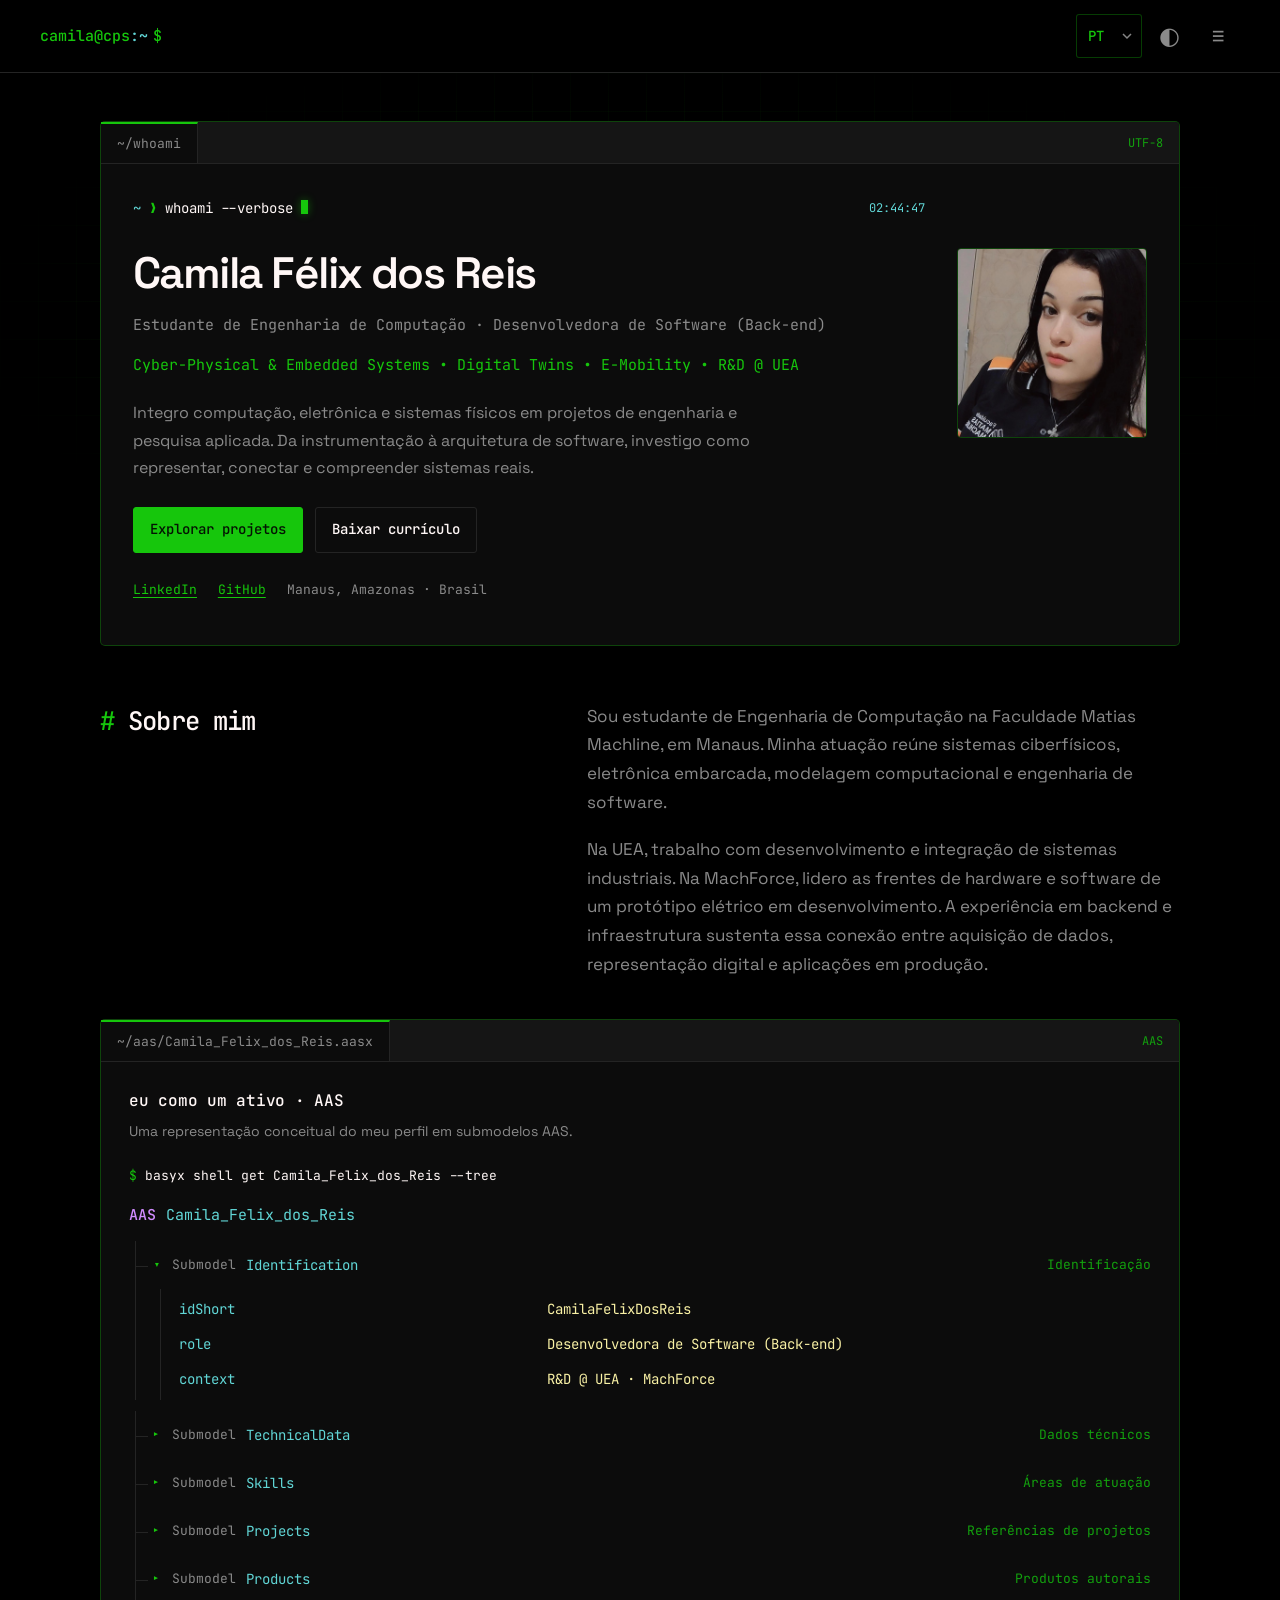
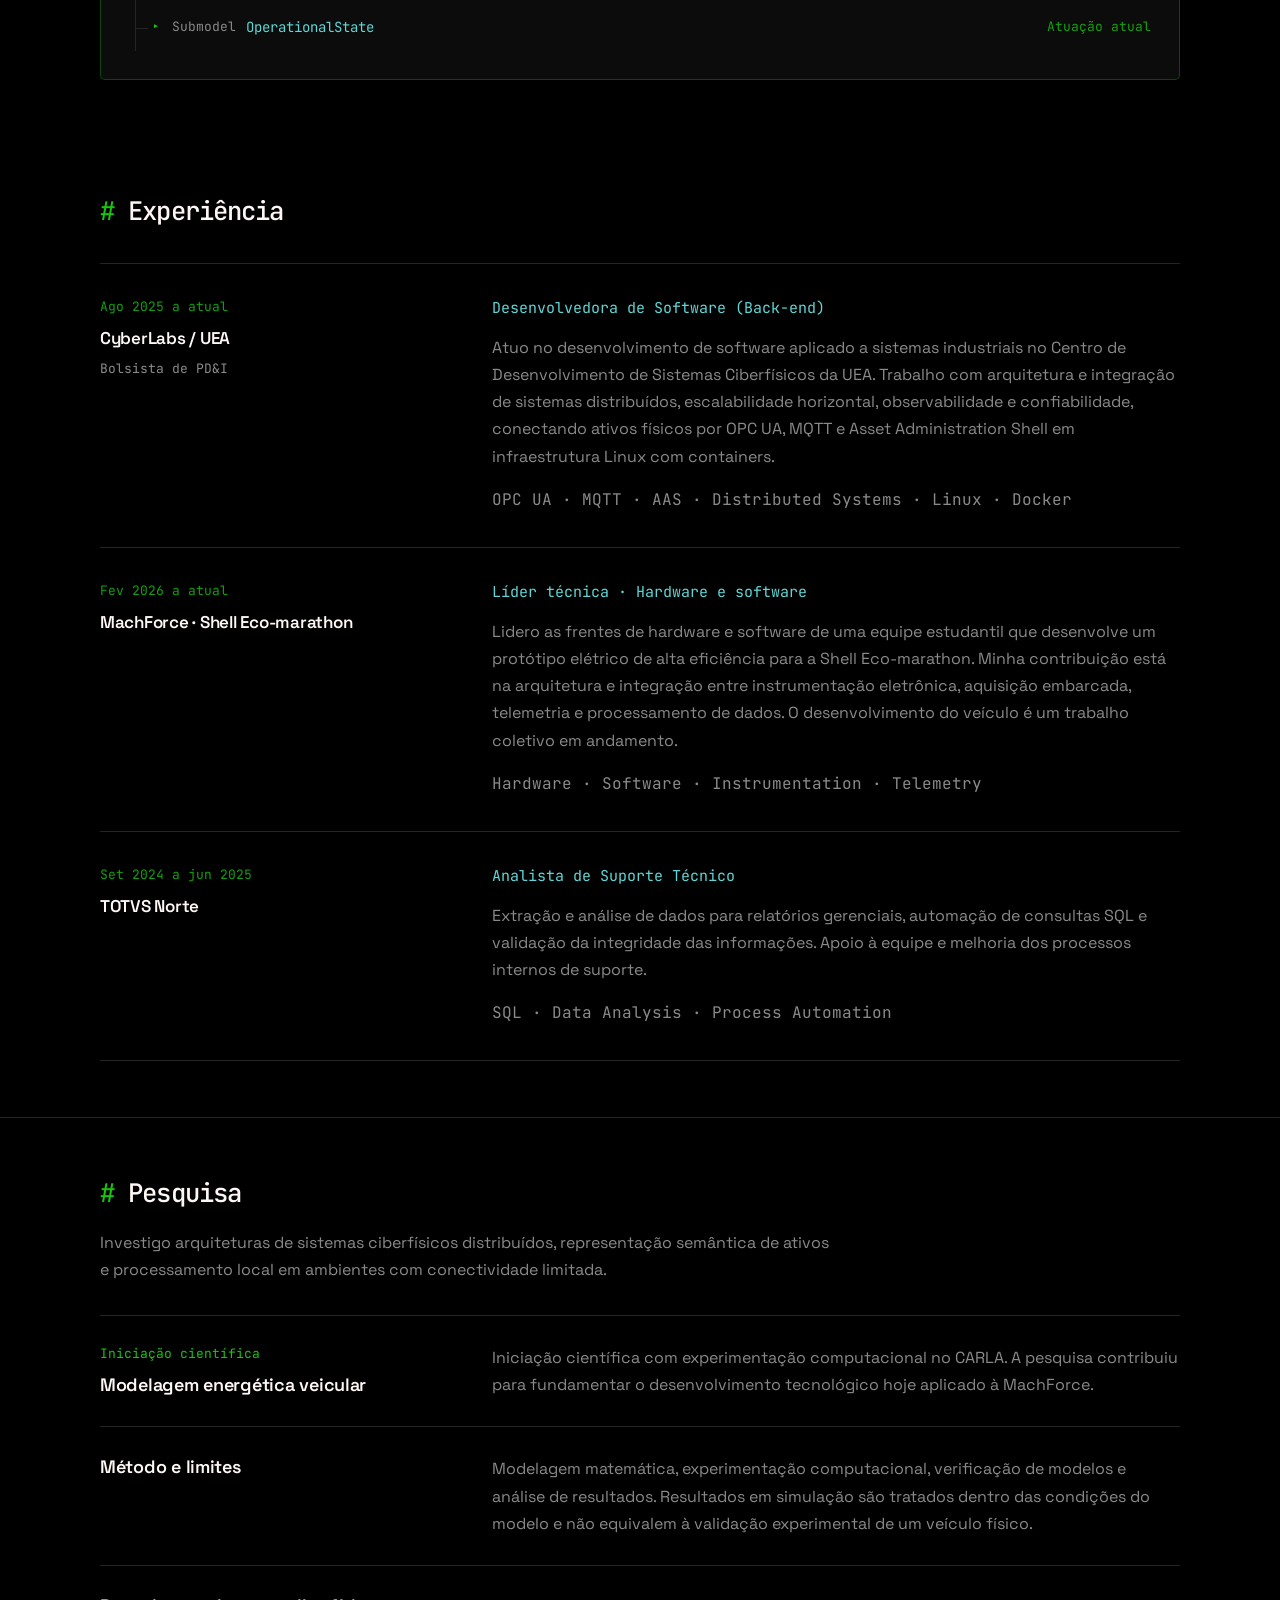
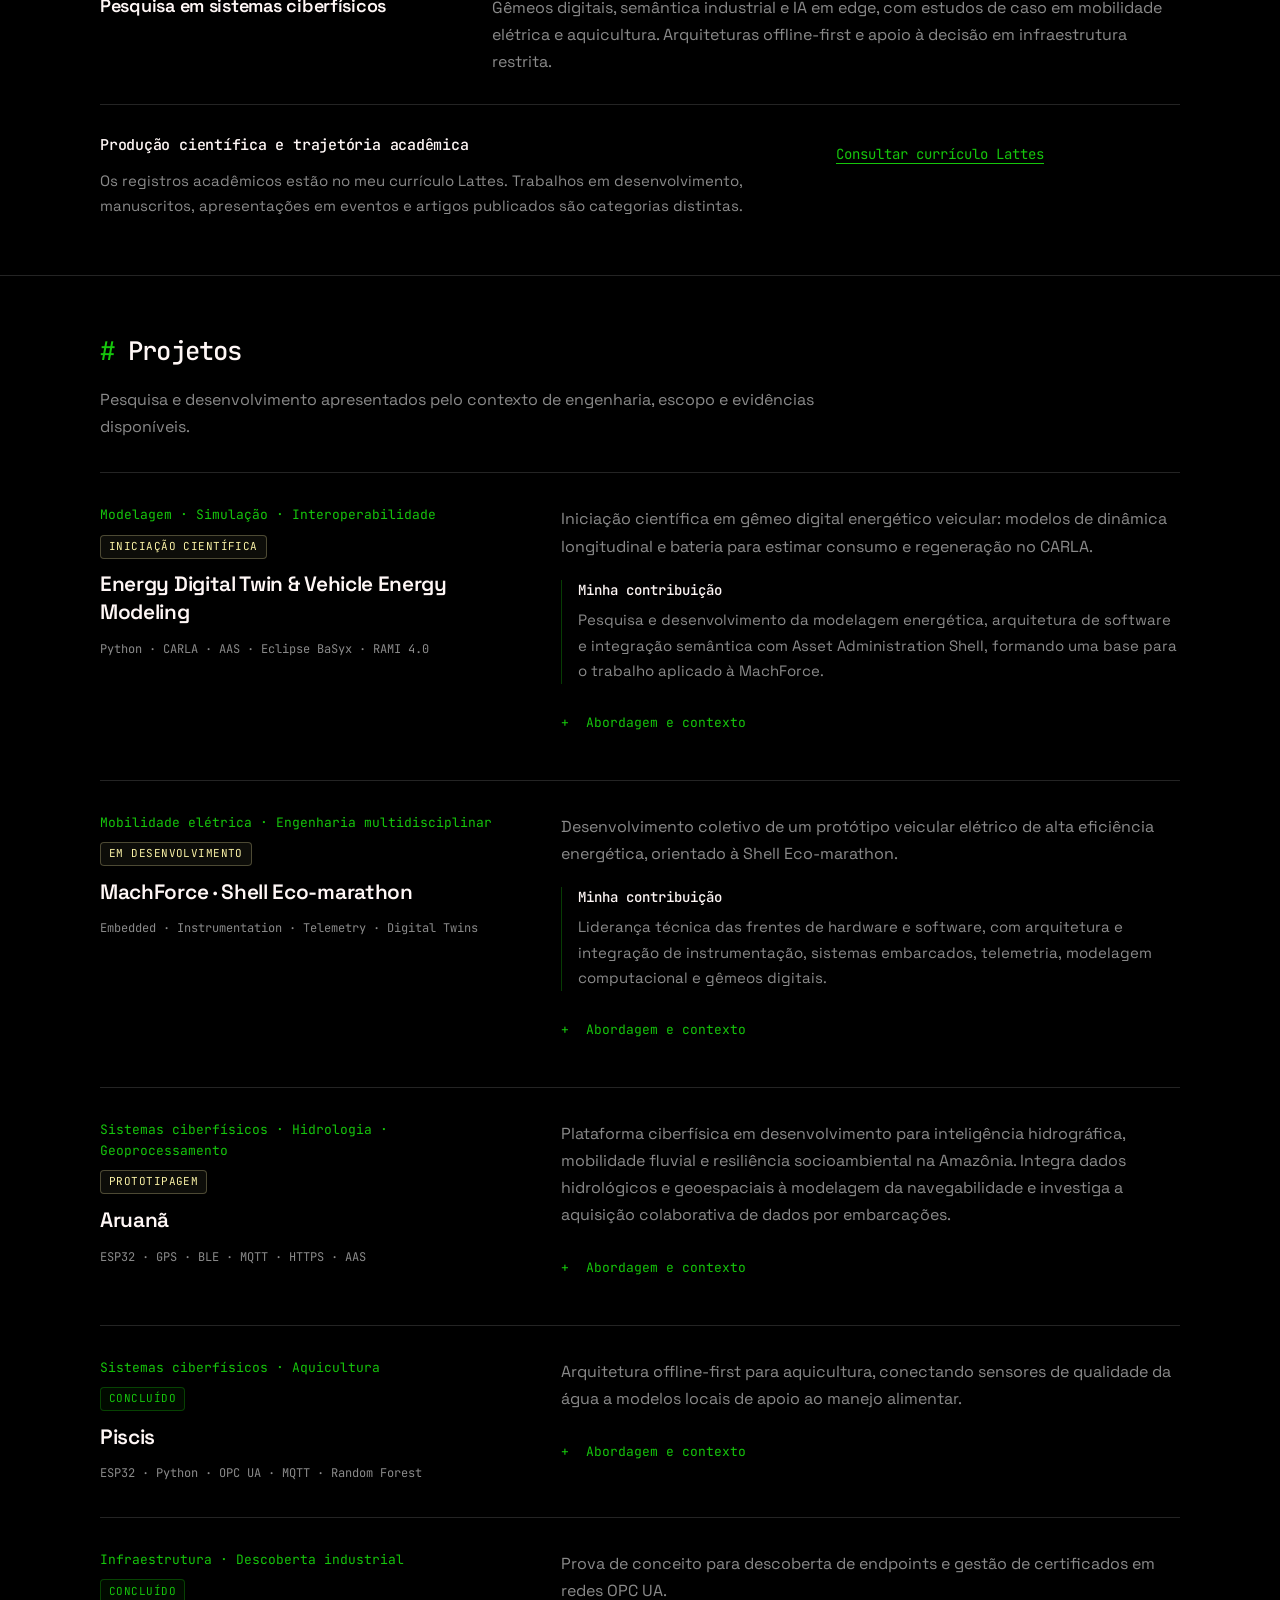
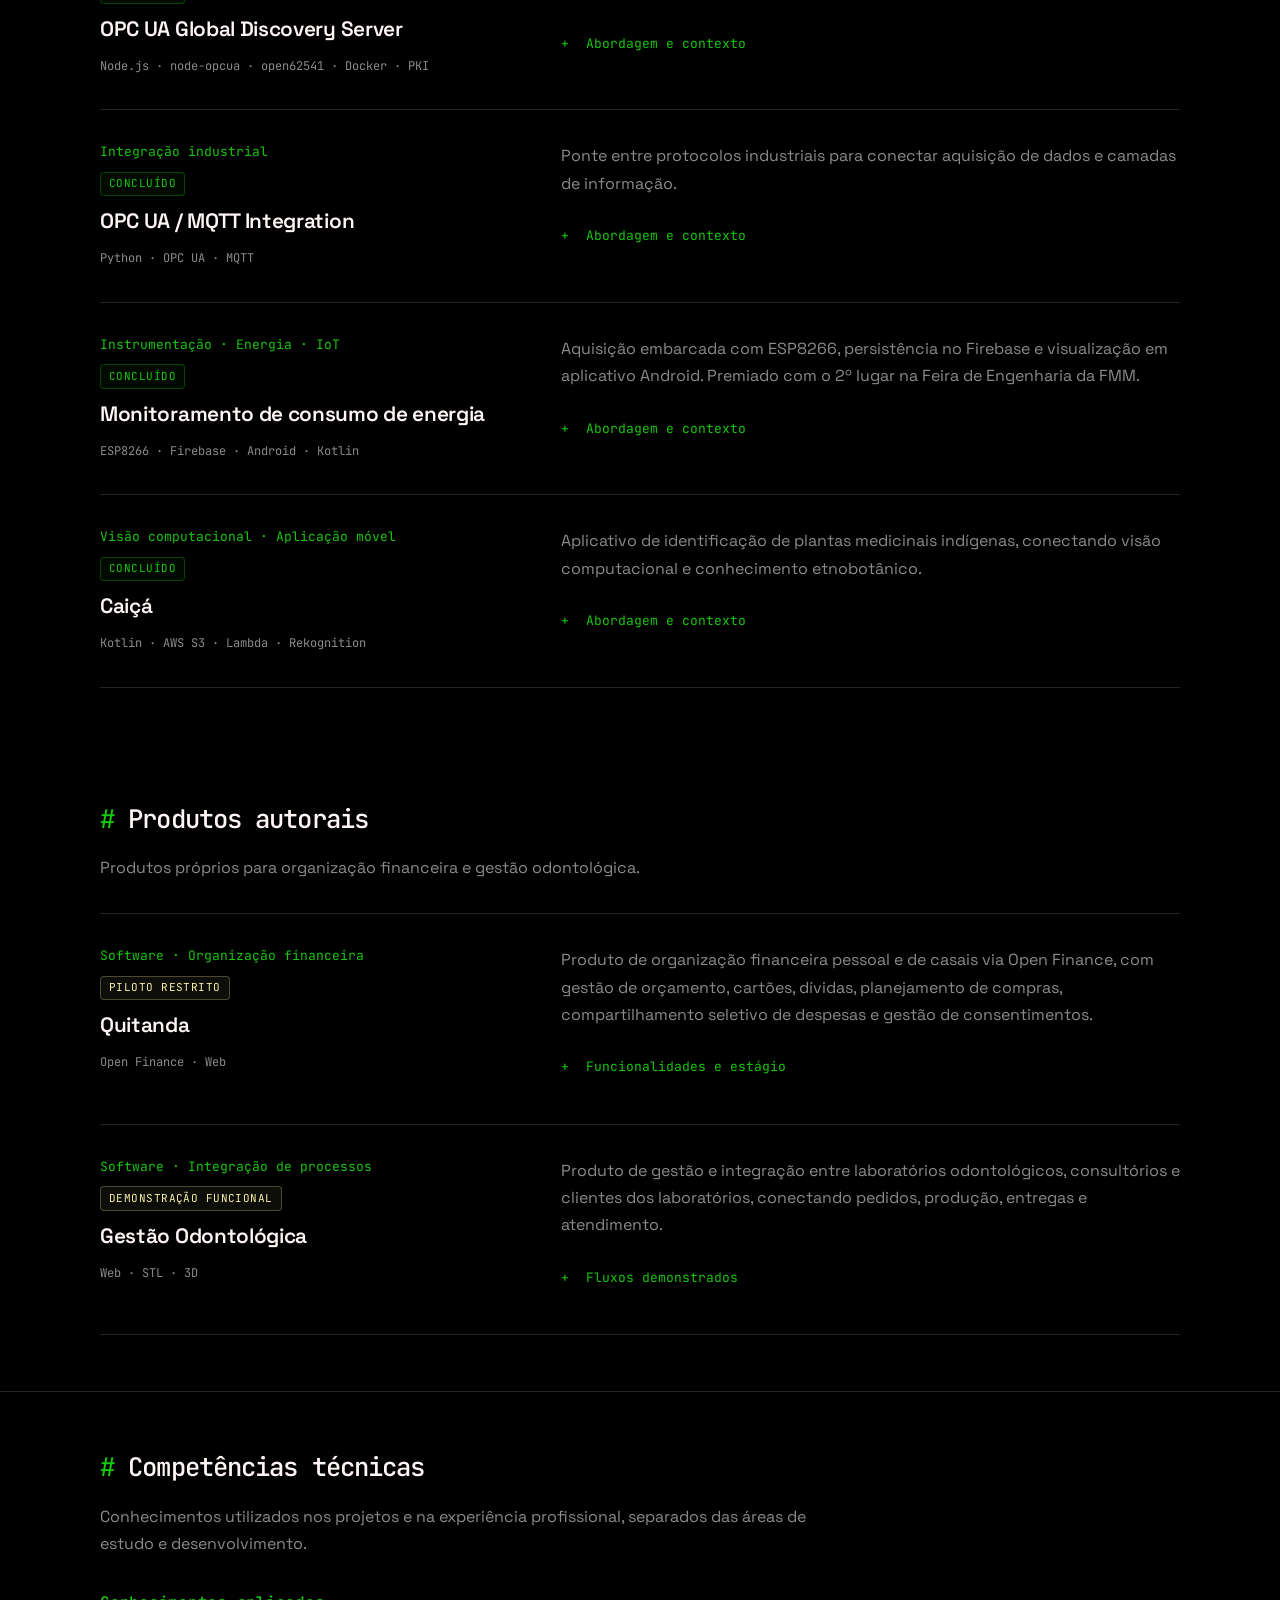
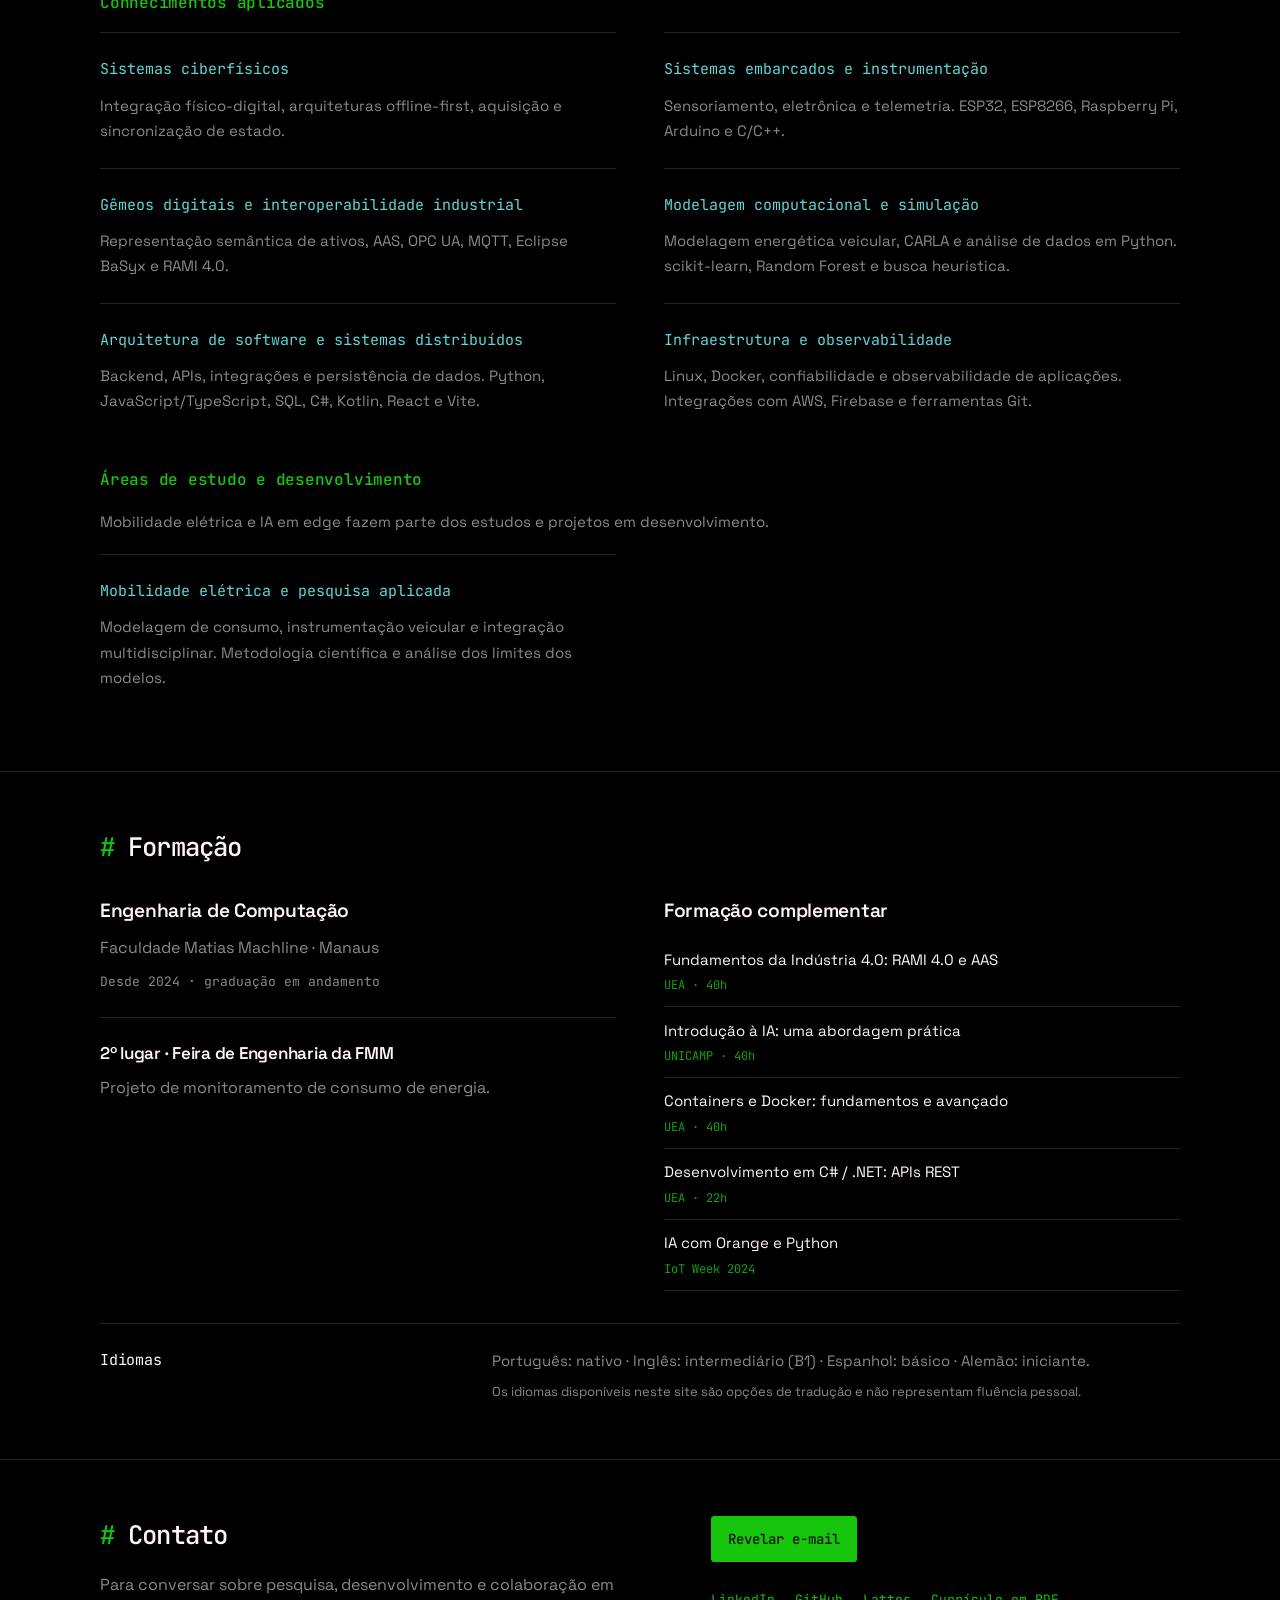
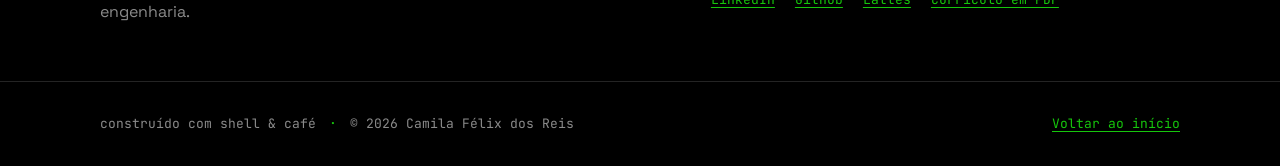
<file: index.html>
<!DOCTYPE html>
<html lang="pt-BR">
<head>
  <meta charset="UTF-8">
  <meta name="viewport" content="width=device-width, initial-scale=1">
  <meta name="color-scheme" content="light dark">
  <title>Camila Félix dos Reis | Portfólio</title>
  <meta name="description" content="Sistemas ciberfísicos e embarcados, gêmeos digitais e mobilidade elétrica. Pesquisa e projetos de engenharia de Camila Félix dos Reis.">
  <link rel="canonical" href="https://cawzkf.github.io/">
  <link rel="alternate" hreflang="pt-BR" href="https://cawzkf.github.io/">
  <link rel="alternate" hreflang="en" href="https://cawzkf.github.io/?lang=en">
  <link rel="alternate" hreflang="de" href="https://cawzkf.github.io/?lang=de">
  <link rel="alternate" hreflang="zh-CN" href="https://cawzkf.github.io/?lang=zh-CN">
  <link rel="alternate" hreflang="x-default" href="https://cawzkf.github.io/">
  <meta property="og:type" content="website">
  <meta property="og:url" content="https://cawzkf.github.io/">
  <meta property="og:site_name" content="Camila Félix dos Reis">
  <meta property="og:locale" content="pt_BR">
  <meta property="og:locale:alternate" content="en_US">
  <meta property="og:locale:alternate" content="de_DE">
  <meta property="og:locale:alternate" content="zh_CN">
  <meta property="og:title" content="Camila Félix dos Reis | Portfólio">
  <meta property="og:description" content="Sistemas ciberfísicos e embarcados, gêmeos digitais e mobilidade elétrica. Pesquisa e projetos de engenharia de Camila Félix dos Reis.">
  <meta property="og:image" content="https://cawzkf.github.io/og-image.png">
  <meta property="og:image:width" content="1200">
  <meta property="og:image:height" content="630">
  <meta property="og:image:alt" content="Camila Félix dos Reis · camila@cps">
  <meta name="twitter:card" content="summary_large_image">
  <meta name="twitter:title" content="Camila Félix dos Reis | Portfólio">
  <meta name="twitter:description" content="Sistemas ciberfísicos e embarcados, gêmeos digitais e mobilidade elétrica. Pesquisa e projetos de engenharia de Camila Félix dos Reis.">
  <meta name="twitter:image" content="https://cawzkf.github.io/og-image.png">
  <meta name="twitter:image:alt" content="Camila Félix dos Reis · camila@cps">
  <link rel="icon" type="image/svg+xml" href="favicon.svg">
  <link rel="preconnect" href="https://fonts.googleapis.com">
  <link rel="preconnect" href="https://fonts.gstatic.com" crossorigin>
  <link href="https://fonts.googleapis.com/css2?family=JetBrains+Mono:wght@400;500;600;700&amp;family=Space+Grotesk:wght@400;500;600;700&amp;display=swap" rel="stylesheet">
  <script src="theme-init.js"></script>
  <link rel="stylesheet" href="styles.css?v=profile-20261124">
  <script src="translations.js" defer></script>
  <script src="script.js" defer></script>
</head>
<body>
  <a class="skip-link" href="#main"><span data-i18n="ui.skip">Ir para o conteúdo</span></a>
  <header class="site-header">
    <div class="header-inner">
      <a class="brand" href="#top" aria-label="Início" data-i18n-aria-label="nav.home"><span class="prompt-user">camila@cps</span><span class="prompt-path">:~</span><span class="prompt-sign">$</span></a>
      <nav class="nav" id="navigation" aria-label="Menu de navegação" data-i18n-aria-label="ui.menu"><a href="#about"><span data-i18n="nav.about">Sobre mim</span></a>
<a href="#experience"><span data-i18n="nav.experience">Experiência</span></a>
<a href="#research"><span data-i18n="nav.research">Pesquisa</span></a>
<a href="#projects"><span data-i18n="nav.projects">Projetos</span></a>
<a href="#products"><span data-i18n="nav.products">Produtos</span></a>
<a href="#stack"><span data-i18n="nav.stack">Competências</span></a>
<a href="#extras"><span data-i18n="nav.education">Formação</span></a>
<a href="#contact"><span data-i18n="nav.contact">Contato</span></a></nav>
      <div class="header-tools">
        <div class="language-control" hidden><label class="sr-only" for="language"><span data-i18n="ui.language">Idioma do site</span></label><select id="language" name="language"><option value="pt-BR" lang="pt-BR">PT</option><option value="en" lang="en">EN</option><option value="de" lang="de">DE</option><option value="zh-CN" lang="zh-CN">中文</option></select></div>
        <button type="button" class="icon-button theme-toggle" id="theme-toggle" aria-label="Alternar tema claro e escuro" data-i18n-aria-label="ui.theme" aria-pressed="false" hidden><span class="theme-symbol" aria-hidden="true">◐</span></button>
        <button type="button" class="icon-button menu-toggle" id="menu-toggle" aria-label="Menu de navegação" data-i18n-aria-label="ui.menu" aria-controls="navigation" aria-expanded="false" hidden><span class="menu-symbol" aria-hidden="true">≡</span></button>
      </div>
    </div>
  </header>
  <main id="main">
    <section class="hero" id="top" aria-labelledby="hero-title">
      <div class="terminal-window hero-window">
        <div class="terminal-bar" aria-hidden="true"><span class="terminal-tab">~/whoami</span><span class="terminal-encoding">UTF-8</span></div>
        <div class="hero-window-body">
          <div class="hero-content">
            <p class="terminal-command" aria-hidden="true"><span class="terminal-prompt"><span class="prompt-path">~</span> <span class="prompt-sign">❯</span> whoami --verbose<span class="terminal-cursor"></span></span><span id="clock" class="terminal-clock" aria-hidden="true">00:00:00</span></p>
        <h1 class="hero-name" id="hero-title">Camila Félix dos Reis</h1>
        <p class="hero-role" data-i18n="hero.role">Estudante de Engenharia de Computação · Desenvolvedora de Software (Back-end)</p>

        <p class="hero-headline" lang="en">Cyber-Physical &amp; Embedded Systems • Digital Twins • E-Mobility • <span class="nowrap">R&amp;D @ UEA</span></p>
        <p data-i18n="hero.intro" class="hero-intro">Integro computação, eletrônica e sistemas físicos em projetos de engenharia e pesquisa aplicada. Da instrumentação à arquitetura de software, investigo como representar, conectar e compreender sistemas reais.</p>
        <div class="hero-actions"><a class="button button-primary" href="#projects"><span data-i18n="hero.projects">Explorar projetos</span></a><a class="button button-secondary" href="Camila_Felix_dos_Reis_CV.pdf" download><span data-i18n="hero.cv">Baixar currículo</span></a></div>
        <div class="hero-socials"><a href="https://www.linkedin.com/in/camila-felix-dos-reis" target="_blank" rel="noopener noreferrer">LinkedIn</a><a href="https://github.com/cawzkf" target="_blank" rel="noopener noreferrer">GitHub</a><span data-i18n="hero.location">Manaus, Amazonas · Brasil</span></div>
      </div>
      <figure class="hero-portrait">
        <div class="portrait-frame"><img src="camila-perfil-2026-11-24.webp" alt="Camila Félix dos Reis" width="800" height="800" fetchpriority="high"></div>

      </figure>
        </div>
      </div>
    </section>
    <section class="section about-section" id="about" aria-labelledby="about-title">
      <div class="section-layout"><div class="section-heading"><h2 id="about-title" data-i18n="about.title">Sobre mim</h2></div><div class="prose"><p data-i18n="about.p1">Sou estudante de Engenharia de Computação na Faculdade Matias Machline, em Manaus. Minha atuação reúne sistemas ciberfísicos, eletrônica embarcada, modelagem computacional e engenharia de software.</p><p data-i18n="about.p2">Na UEA, trabalho com desenvolvimento e integração de sistemas industriais. Na MachForce, lidero as frentes de hardware e software de um protótipo elétrico em desenvolvimento. A experiência em backend e infraestrutura sustenta essa conexão entre aquisição de dados, representação digital e aplicações em produção.</p></div></div>
      <div class="asset-profile terminal-window" id="aas">
        <div class="terminal-bar" aria-hidden="true"><span class="terminal-tab">~/aas/Camila_Felix_dos_Reis.aasx</span><span class="terminal-encoding">AAS</span></div>
        <div class="aas-profile-heading"><h3 data-i18n="profile.title">eu como um ativo · AAS</h3><p data-i18n="profile.hint">Uma representação conceitual do meu perfil em submodelos AAS.</p></div>
        <p class="terminal-command aas-command" aria-hidden="true"><span class="prompt-sign">$</span> basyx shell get Camila_Felix_dos_Reis --tree</p>
        <p class="aas-root"><span class="aas-keyword">AAS</span> <span class="aas-asset">Camila_Felix_dos_Reis</span></p>
        <div class="asset-submodels">
          <details class="aas-node" open><summary><span class="aas-type" aria-hidden="true">Submodel</span><code lang="en">Identification</code><span class="aas-label"><span data-i18n="profile.identification">Identificação</span></span></summary><div class="aas-children"><dl><dt>idShort</dt><dd>CamilaFelixDosReis</dd><dt>role</dt><dd data-i18n="profile.role">Desenvolvedora de Software (Back-end)</dd><dt>context</dt><dd>R&amp;D @ UEA · MachForce</dd></dl></div></details>
          <details class="aas-node"><summary><span class="aas-type" aria-hidden="true">Submodel</span><code lang="en">TechnicalData</code><span class="aas-label"><span data-i18n="profile.technical">Dados técnicos</span></span></summary><div class="aas-children"><p data-i18n="profile.degree">Engenharia de Computação · FMM · em andamento</p><p data-i18n="education.levels">Português: nativo · Inglês: intermediário (B1) · Espanhol: básico · Alemão: iniciante.</p></div></details>
          <details class="aas-node"><summary><span class="aas-type" aria-hidden="true">Submodel</span><code lang="en">Skills</code><span class="aas-label"><span data-i18n="profile.skills">Áreas de atuação</span></span></summary><div class="aas-children"><dl><dt data-i18n="expertise.applied">Conhecimentos aplicados</dt><dd data-i18n="profile.applied">CPS · Sistemas embarcados · Gêmeos digitais · OPC UA · MQTT</dd><dt data-i18n="expertise.study">Áreas de estudo e desenvolvimento</dt><dd data-i18n="profile.studies">Mobilidade elétrica · IA em edge</dd></dl></div></details>
          <details class="aas-node"><summary><span class="aas-type" aria-hidden="true">Submodel</span><code lang="en">Projects</code><span class="aas-label"><span data-i18n="profile.projects">Referências de projetos</span></span></summary><div class="aas-children"><ul><li><a href="#project-vehicle">Energy Digital Twin</a></li><li><a href="#project-machforce">MachForce</a></li><li><a href="#project-aruana" data-i18n="profile.aruana">Aruanã · Inteligência hidrográfica</a></li><li><a href="#project-piscis">Piscis</a></li><li><a href="#project-caica">Caiçá</a></li><li><a href="#project-bridge">OPC UA / MQTT</a></li></ul></div></details>
          <details class="aas-node"><summary><span class="aas-type" aria-hidden="true">Submodel</span><code lang="en">Products</code><span class="aas-label"><span data-i18n="profile.products">Produtos autorais</span></span></summary><div class="aas-children"><ul><li><a href="#product-quitanda">Quitanda</a></li><li><a href="#product-dental">Gestão Odontológica</a></li></ul></div></details>
          <details class="aas-node"><summary><span class="aas-type" aria-hidden="true">Submodel</span><code lang="en">OperationalState</code><span class="aas-label"><span data-i18n="profile.state">Atuação atual</span></span></summary><div class="aas-children"><p data-i18n="profile.availability">Pesquisa e colaboração em engenharia</p></div></details>
        </div>
      </div>
    </section>
    <section class="section" id="experience" aria-labelledby="experience-title">
      <div class="section-heading"><h2 id="experience-title" data-i18n="exp.title">Experiência</h2></div>
      <div class="experience-list">
        <article class="experience-item"><div class="experience-meta"><p data-i18n="exp.uea.date" class="date">Ago 2025 a atual</p><h3>CyberLabs / UEA</h3><p class="affiliation" data-i18n="exp.uea.affiliation">Bolsista de PD&amp;I</p></div><div class="experience-body"><p data-i18n="exp.uea.role" class="role">Desenvolvedora de Software (Back-end)</p><p data-i18n="exp.uea.description">Atuo no desenvolvimento de software aplicado a sistemas industriais no Centro de Desenvolvimento de Sistemas Ciberfísicos da UEA. Trabalho com arquitetura e integração de sistemas distribuídos, escalabilidade horizontal, observabilidade e confiabilidade, conectando ativos físicos por OPC UA, MQTT e Asset Administration Shell em infraestrutura Linux com containers.</p><p class="tech-list">OPC UA · MQTT · AAS · Distributed Systems · Linux · Docker</p></div></article>
        <article class="experience-item"><div class="experience-meta"><p data-i18n="exp.machforce.date" class="date">Fev 2026 a atual</p><h3>MachForce · Shell Eco-marathon</h3></div><div class="experience-body"><p data-i18n="exp.machforce.role" class="role">Líder técnica · Hardware e software</p><p data-i18n="exp.machforce.description">Lidero as frentes de hardware e software de uma equipe estudantil que desenvolve um protótipo elétrico de alta eficiência para a Shell Eco-marathon. Minha contribuição está na arquitetura e integração entre instrumentação eletrônica, aquisição embarcada, telemetria e processamento de dados. O desenvolvimento do veículo é um trabalho coletivo em andamento.</p><p class="tech-list">Hardware · Software · Instrumentation · Telemetry</p></div></article>
        <article class="experience-item"><div class="experience-meta"><p data-i18n="exp.totvs.date" class="date">Set 2024 a jun 2025</p><h3>TOTVS Norte</h3></div><div class="experience-body"><p data-i18n="exp.totvs.role" class="role">Analista de Suporte Técnico</p><p data-i18n="exp.totvs.description">Extração e análise de dados para relatórios gerenciais, automação de consultas SQL e validação da integridade das informações. Apoio à equipe e melhoria dos processos internos de suporte.</p><p class="tech-list">SQL · Data Analysis · Process Automation</p></div></article>
      </div>
    </section>
    <section class="research-band" id="research" aria-labelledby="research-title"><div class="section">
      <div class="section-heading"><h2 id="research-title" data-i18n="research.title">Pesquisa</h2><p data-i18n="research.intro" class="section-intro">Investigo arquiteturas de sistemas ciberfísicos distribuídos, representação semântica de ativos e processamento local em ambientes com conectividade limitada.</p></div>
      <div class="research-grid">
        <article class="research-entry"><div class="research-meta"><p data-i18n="ui.research" class="research-label">Iniciação científica</p><h3 data-i18n="research.ic.title">Modelagem energética veicular</h3></div><div class="research-description"><p data-i18n="research.ic.text">Iniciação científica com experimentação computacional no CARLA. A pesquisa contribuiu para fundamentar o desenvolvimento tecnológico hoje aplicado à MachForce.</p></div></article>
        <article class="research-entry"><div class="research-meta"><h3 data-i18n="research.method.title">Método e limites</h3></div><div class="research-description"><p data-i18n="research.method.text">Modelagem matemática, experimentação computacional, verificação de modelos e análise de resultados. Resultados em simulação são tratados dentro das condições do modelo e não equivalem à validação experimental de um veículo físico.</p></div></article>
        <article class="research-entry"><div class="research-meta"><h3 data-i18n="research.applied.title">Pesquisa em sistemas ciberfísicos</h3></div><div class="research-description"><p data-i18n="research.applied.text">Gêmeos digitais, semântica industrial e IA em edge, com estudos de caso em mobilidade elétrica e aquicultura. Arquiteturas offline-first e apoio à decisão em infraestrutura restrita.</p></div></article>
      </div>
      <div class="research-records"><div><h3 data-i18n="research.records">Produção científica e trajetória acadêmica</h3><p data-i18n="research.records.text">Os registros acadêmicos estão no meu currículo Lattes. Trabalhos em desenvolvimento, manuscritos, apresentações em eventos e artigos publicados são categorias distintas.</p></div><a class="text-link" href="http://lattes.cnpq.br/4899528348009614" target="_blank" rel="noopener noreferrer"><span data-i18n="research.lattes">Consultar currículo Lattes</span></a></div>
    </div></section>
    <section class="section" id="projects" aria-labelledby="projects-title">
      <div class="section-heading"><h2 id="projects-title" data-i18n="projects.title">Projetos</h2><p data-i18n="projects.intro" class="section-intro">Pesquisa e desenvolvimento apresentados pelo contexto de engenharia, escopo e evidências disponíveis.</p></div>
      <div class="project-list"><article class="project project-featured" id="project-vehicle">
  <div class="project-overview"><div class="project-heading"><p data-i18n="project.vehicle.category" class="eyebrow">Modelagem · Simulação · Interoperabilidade</p><span data-i18n="ui.research" class="project-status">Iniciação científica</span></div><h3>Energy Digital Twin &amp; Vehicle Energy Modeling</h3><p class="tech-list">Python · CARLA · AAS · Eclipse BaSyx · RAMI 4.0</p></div>
  <div class="project-description"><p data-i18n="project.vehicle.summary" class="project-summary">Iniciação científica em gêmeo digital energético veicular: modelos de dinâmica longitudinal e bateria para estimar consumo e regeneração no CARLA.</p><div class="contribution"><h4 data-i18n="ui.contribution">Minha contribuição</h4><p data-i18n="project.vehicle.contribution">Pesquisa e desenvolvimento da modelagem energética, arquitetura de software e integração semântica com Asset Administration Shell, formando uma base para o trabalho aplicado à MachForce.</p></div><details class="project-details"><summary><span data-i18n="ui.details">Abordagem e contexto</span></summary><p data-i18n="project.vehicle.detail">Arquitetura em camadas segundo RAMI 4.0, com Eclipse BaSyx, MQTT e OPC UA. Experimentação e verificação computacional de modelos. Os resultados são de simulação, sem equivalência com validação experimental de um veículo físico.</p></details></div>
</article>
<article class="project project-featured" id="project-machforce">
  <div class="project-overview"><div class="project-heading"><p data-i18n="project.machforce.category" class="eyebrow">Mobilidade elétrica · Engenharia multidisciplinar</p><span data-i18n="ui.progress" class="project-status">Em desenvolvimento</span></div><h3>MachForce · Shell Eco-marathon</h3><p class="tech-list">Embedded · Instrumentation · Telemetry · Digital Twins</p></div>
  <div class="project-description"><p data-i18n="project.machforce.summary" class="project-summary">Desenvolvimento coletivo de um protótipo veicular elétrico de alta eficiência energética, orientado à Shell Eco-marathon.</p><div class="contribution"><h4 data-i18n="ui.contribution">Minha contribuição</h4><p data-i18n="project.machforce.contribution">Liderança técnica das frentes de hardware e software, com arquitetura e integração de instrumentação, sistemas embarcados, telemetria, modelagem computacional e gêmeos digitais.</p></div><details class="project-details"><summary><span data-i18n="ui.details">Abordagem e contexto</span></summary><p data-i18n="project.machforce.detail">Protótipo em desenvolvimento por uma equipe multidisciplinar. Construção integral e validação experimental do veículo não são apresentadas como concluídas. A participação em competição é um objetivo do projeto.</p></details></div>
</article>
<article class="project project-featured" id="project-aruana">
  <div class="project-overview"><div class="project-heading"><p data-i18n="project.aruana.category" class="eyebrow">Sistemas ciberfísicos · Hidrologia · Geoprocessamento</p><span data-i18n="ui.prototype" class="project-status">Prototipagem</span></div><h3>Aruanã</h3><p class="tech-list">ESP32 · GPS · BLE · MQTT · HTTPS · AAS</p></div>
  <div class="project-description"><p data-i18n="project.aruana.summary" class="project-summary">Plataforma ciberfísica em desenvolvimento para inteligência hidrográfica, mobilidade fluvial e resiliência socioambiental na Amazônia. Integra dados hidrológicos e geoespaciais à modelagem da navegabilidade e investiga a aquisição colaborativa de dados por embarcações.</p><details class="project-details"><summary><span data-i18n="ui.details">Abordagem e contexto</span></summary><p data-i18n="project.aruana.scope">O projeto conecta engenharia de computação, sistemas ciberfísicos e embarcados, geoprocessamento, hidrologia e mobilidade para investigar como a variabilidade dos rios condiciona a circulação e o acesso a serviços na Amazônia.</p><h4 data-i18n="project.aruana.data.title">Dados reais e recursos do protótipo</h4><p data-i18n="project.aruana.data">Os recursos implementados no protótipo documentado incluem consulta e visualização de bases públicas, análise geoespacial e temporal e representações cartográficas. A integração reúne quatro fontes complementares:</p><p data-i18n="project.aruana.ana">Agência Nacional de Águas e Saneamento Básico (ANA): estações telemétricas, níveis fluviométricos e séries históricas para acompanhar a variação hidrológica.</p><p data-i18n="project.aruana.sentinel">Sentinel-2: sensoriamento remoto para identificar superfícies hídricas e bancos de areia expostos na data da imagem.</p><p data-i18n="project.aruana.jrc">JRC Global Surface Water: análise histórica da frequência e persistência da água e da dinâmica dos corpos hídricos.</p><p data-i18n="project.aruana.dem">Copernicus DEM GLO-30: modelagem digital de elevação para analisar o relevo das margens.</p><p data-i18n="project.aruana.limits">Níveis fluviométricos, superfícies identificadas por satélite e relevo das margens não equivalem a medições de profundidade nem comprovam batimetria coletada por embarcações.</p><h4 data-i18n="project.aruana.instrumentation.title">Aquisição embarcada e mapeamento colaborativo</h4><p data-i18n="project.aruana.instrumentation">A proposta trata embarcações como unidades móveis de aquisição de dados hidrográficos. A prototipagem da instrumentação prevê ESP32, GPS e ecobatímetros como base para um mapeamento batimétrico colaborativo. A arquitetura offline-first prioriza aquisição e armazenamento locais, com BLE na comunicação de bordo, MQTT para telemetria e HTTPS para sincronização quando houver conectividade.</p><h4 data-i18n="project.aruana.modeling.title">Modelagem e simulação</h4><p data-i18n="project.aruana.modeling">A representação de embarcações em AAS serve de base para gêmeos digitais e para a modelagem matemática e computacional da navegabilidade. Os cenários simulam rotas considerando calado, profundidade e condições hidrológicas. Visualizações tridimensionais e protótipos de realidade aumentada exploram esses cenários com batimetria e imagens de câmera simuladas.</p><h4 data-i18n="project.aruana.impact.title">Potencial científico e regional</h4><p data-i18n="project.aruana.impact">Investiga-se o potencial de apoiar a segurança e o planejamento da navegação, antecipar restrições durante secas e cheias e identificar riscos de isolamento de comunidades ribeirinhas. As aplicações propostas incluem logística e abastecimento, continuidade do transporte escolar fluvial e apoio à decisão de prefeituras, órgãos públicos e Defesa Civil, contribuindo para estudar a resiliência das comunidades amazônicas à variabilidade hidrológica.</p><h4 data-i18n="project.aruana.validation.title">Estágio de desenvolvimento</h4><p data-i18n="project.aruana.validation">A etapa atual combina integração de dados reais, prototipagem de interfaces e simulações. A batimetria, os alertas de passagem e os cenários de rota demonstrados são simulados. Coleta batimétrica colaborativa e avaliação em campo permanecem propostas de evolução. A validação operacional com embarcações ainda está pendente.</p></details></div>
</article>
<article class="project" id="project-piscis">
  <div class="project-overview"><div class="project-heading"><p data-i18n="project.piscis.category" class="eyebrow">Sistemas ciberfísicos · Aquicultura</p><span data-i18n="ui.completed" class="project-status">Concluído</span></div><h3>Piscis</h3><p class="tech-list">ESP32 · Python · OPC UA · MQTT · Random Forest</p></div>
  <div class="project-description"><p data-i18n="project.piscis.summary" class="project-summary">Arquitetura offline-first para aquicultura, conectando sensores de qualidade da água a modelos locais de apoio ao manejo alimentar.</p><details class="project-details"><summary><span data-i18n="ui.details">Abordagem e contexto</span></summary><p data-i18n="project.piscis.detail">Sensoriamento com ESP32, MQTT e representação semântica via OPC UA. Random Forest e busca por Algoritmo Genético para apoio à decisão, considerando latência e conectividade limitada.</p></details></div>
</article>
<article class="project" id="project-gds">
  <div class="project-overview"><div class="project-heading"><p data-i18n="project.gds.category" class="eyebrow">Infraestrutura · Descoberta industrial</p><span data-i18n="ui.completed" class="project-status">Concluído</span></div><h3>OPC UA Global Discovery Server</h3><p class="tech-list">Node.js · node-opcua · open62541 · Docker · PKI</p></div>
  <div class="project-description"><p data-i18n="project.gds.summary" class="project-summary">Prova de conceito para descoberta de endpoints e gestão de certificados em redes OPC UA.</p><details class="project-details"><summary><span data-i18n="ui.details">Abordagem e contexto</span></summary><p data-i18n="project.gds.detail">Experimentação com node-opcua e open62541, incluindo gateway de API e simulador AAS. O escopo apresentado é de prova de conceito.</p></details></div>
</article>
<article class="project" id="project-bridge">
  <div class="project-overview"><div class="project-heading"><p data-i18n="project.bridge.category" class="eyebrow">Integração industrial</p><span data-i18n="ui.completed" class="project-status">Concluído</span></div><h3>OPC UA / MQTT Integration</h3><p class="tech-list">Python · OPC UA · MQTT</p></div>
  <div class="project-description"><p data-i18n="project.bridge.summary" class="project-summary">Ponte entre protocolos industriais para conectar aquisição de dados e camadas de informação.</p><details class="project-details"><summary><span data-i18n="ui.details">Abordagem e contexto</span></summary><p data-i18n="project.bridge.detail">Integração em Python entre OPC UA e MQTT, voltada à interoperabilidade entre sistemas industriais e aplicações de informação.</p></details></div>
</article>
<article class="project" id="project-energy">
  <div class="project-overview"><div class="project-heading"><p data-i18n="project.energy.category" class="eyebrow">Instrumentação · Energia · IoT</p><span data-i18n="ui.completed" class="project-status">Concluído</span></div><h3 data-i18n="project.energy.title">Monitoramento de consumo de energia</h3><p class="tech-list">ESP8266 · Firebase · Android · Kotlin</p></div>
  <div class="project-description"><p data-i18n="project.energy.summary" class="project-summary">Aquisição embarcada com ESP8266, persistência no Firebase e visualização em aplicativo Android. Premiado com o 2º lugar na Feira de Engenharia da FMM.</p><details class="project-details"><summary><span data-i18n="ui.details">Abordagem e contexto</span></summary><p data-i18n="project.energy.detail">Integração de sensoriamento e software móvel para acompanhamento do consumo em tempo real.</p></details></div>
</article>
<article class="project" id="project-caica">
  <div class="project-overview"><div class="project-heading"><p data-i18n="project.caica.category" class="eyebrow">Visão computacional · Aplicação móvel</p><span data-i18n="ui.completed" class="project-status">Concluído</span></div><h3>Caiçá</h3><p class="tech-list">Kotlin · AWS S3 · Lambda · Rekognition</p></div>
  <div class="project-description"><p data-i18n="project.caica.summary" class="project-summary">Aplicativo de identificação de plantas medicinais indígenas, conectando visão computacional e conhecimento etnobotânico.</p><details class="project-details"><summary><span data-i18n="ui.details">Abordagem e contexto</span></summary><p data-i18n="project.caica.detail">Aplicação Kotlin com AWS S3, Lambda e Rekognition. A implementação em nuvem é distinguida da proposta de evolução para inferência local e operação offline.</p></details></div>
</article></div>
    </section>
    <section class="section" id="products" aria-labelledby="products-title">
      <div class="section-heading"><h2 data-i18n="products.title" id="products-title">Produtos autorais</h2><p data-i18n="products.intro" class="section-intro">Produtos próprios para organização financeira e gestão odontológica.</p></div>
      <div class="project-list"><article class="project" id="product-quitanda">
  <div class="project-overview"><div class="project-heading"><p data-i18n="product.quitanda.category" class="eyebrow">Software · Organização financeira</p><span data-i18n="ui.pilot" class="project-status">Piloto restrito</span></div><h3>Quitanda</h3><p class="tech-list">Open Finance · Web</p></div>
  <div class="project-description"><p data-i18n="product.quitanda.summary" class="project-summary">Produto de organização financeira pessoal e de casais via Open Finance, com gestão de orçamento, cartões, dívidas, planejamento de compras, compartilhamento seletivo de despesas e gestão de consentimentos.</p><details class="project-details"><summary><span data-i18n="products.stages">Funcionalidades e estágio</span></summary><h4 data-i18n="products.implemented">Implementado</h4><p data-i18n="product.quitanda.implemented">Orçamento, acompanhamento de cartões e dívidas, projeções e simulação de compras. Separação entre registros pessoais e compartilhados, com gestão de consentimentos, validade e revogação.</p><h4 data-i18n="products.validation">Em validação</h4><p data-i18n="product.quitanda.validation">Conexão e sincronização bancária em ambiente de testes, com dados fictícios e acesso real restrito no piloto. Validação dos fluxos de uso, dos cálculos e dos consentimentos antes da ampliação do acesso.</p><h4 data-i18n="products.planned">Planejado</h4><p data-i18n="product.quitanda.planned">Ampliação do acesso à integração bancária e instalação como aplicativo web progressivo (PWA).</p></details></div>
</article>
<article class="project" id="product-dental">
  <div class="project-overview"><div class="project-heading"><p data-i18n="product.dental.category" class="eyebrow">Software · Integração de processos</p><span data-i18n="ui.demonstration" class="project-status">Demonstração funcional</span></div><h3>Gestão Odontológica</h3><p class="tech-list">Web · STL · 3D</p></div>
  <div class="project-description"><p data-i18n="product.dental.summary" class="project-summary">Produto de gestão e integração entre laboratórios odontológicos, consultórios e clientes dos laboratórios, conectando pedidos, produção, entregas e atendimento.</p><details class="project-details"><summary><span data-i18n="product.dental.details">Fluxos demonstrados</span></summary><p data-i18n="product.dental.lab">No laboratório: ordens de serviço, etapas de produção, responsáveis, prazos, estoque, financeiro e organização de entregas e rotas.</p><p data-i18n="product.dental.portal">No portal do dentista: solicitações com odontograma, acompanhamento dos pedidos, envio de arquivos e visualização de modelos 3D em STL.</p><p data-i18n="product.dental.practice">No consultório: agenda, prontuário, odontograma, documentos clínicos e comunicação com pacientes.</p></details></div>
</article></div>
    </section>
    <section class="expertise-band" id="stack" aria-labelledby="stack-title"><div class="section">
      <div class="section-heading"><h2 id="stack-title" data-i18n="expertise.title">Competências técnicas</h2><p data-i18n="expertise.intro" class="section-intro">Conhecimentos utilizados nos projetos e na experiência profissional, separados das áreas de estudo e desenvolvimento.</p></div><div class="expertise-group"><h3 data-i18n="expertise.applied">Conhecimentos aplicados</h3><div class="expertise-grid"><article class="expertise-item"><h4 data-i18n="expertise.cps.title">Sistemas ciberfísicos</h4><p data-i18n="expertise.cps.text">Integração físico-digital, arquiteturas offline-first, aquisição e sincronização de estado.</p></article>
<article class="expertise-item"><h4 data-i18n="expertise.embedded.title">Sistemas embarcados e instrumentação</h4><p data-i18n="expertise.embedded.text">Sensoriamento, eletrônica e telemetria. ESP32, ESP8266, Raspberry Pi, Arduino e C/C++.</p></article>
<article class="expertise-item"><h4 data-i18n="expertise.twins.title">Gêmeos digitais e interoperabilidade industrial</h4><p data-i18n="expertise.twins.text">Representação semântica de ativos, AAS, OPC UA, MQTT, Eclipse BaSyx e RAMI 4.0.</p></article>
<article class="expertise-item"><h4 data-i18n="expertise.modeling.title">Modelagem computacional e simulação</h4><p data-i18n="expertise.modeling.text">Modelagem energética veicular, CARLA e análise de dados em Python. scikit-learn, Random Forest e busca heurística.</p></article>
<article class="expertise-item"><h4 data-i18n="expertise.software.title">Arquitetura de software e sistemas distribuídos</h4><p data-i18n="expertise.software.text">Backend, APIs, integrações e persistência de dados. Python, JavaScript/TypeScript, SQL, C#, Kotlin, React e Vite.</p></article>
<article class="expertise-item"><h4 data-i18n="expertise.infra.title">Infraestrutura e observabilidade</h4><p data-i18n="expertise.infra.text">Linux, Docker, confiabilidade e observabilidade de aplicações. Integrações com AWS, Firebase e ferramentas Git.</p></article></div></div>
<div class="expertise-group expertise-study"><h3 data-i18n="expertise.study">Áreas de estudo e desenvolvimento</h3><p data-i18n="expertise.study.note">Mobilidade elétrica e IA em edge fazem parte dos estudos e projetos em desenvolvimento.</p><div class="expertise-grid"><article class="expertise-item"><h4 data-i18n="expertise.mobility.title">Mobilidade elétrica e pesquisa aplicada</h4><p data-i18n="expertise.mobility.text">Modelagem de consumo, instrumentação veicular e integração multidisciplinar. Metodologia científica e análise dos limites dos modelos.</p></article></div></div>
    </div></section>
    <section class="section" id="extras" aria-labelledby="extras-title">
      <div class="section-heading"><h2 id="extras-title" data-i18n="education.title">Formação</h2></div>
      <div class="education-grid">
        <div class="education-primary"><article><h3 data-i18n="education.degree">Engenharia de Computação</h3><p data-i18n="education.school">Faculdade Matias Machline · Manaus</p><p data-i18n="education.date" class="date">Desde 2024 · graduação em andamento</p></article><article class="achievement"><h3 data-i18n="education.award.title">2º lugar · Feira de Engenharia da FMM</h3><p data-i18n="education.award.text">Projeto de monitoramento de consumo de energia.</p></article></div>
        <div><h3 data-i18n="education.certs">Formação complementar</h3><ul class="certificate-list"><li><span data-i18n="education.c1">Fundamentos da Indústria 4.0: RAMI 4.0 e AAS</span><span class="cert-meta">UEA · 40h</span></li>
<li><span data-i18n="education.c2">Introdução à IA: uma abordagem prática</span><span class="cert-meta">UNICAMP · 40h</span></li>
<li><span data-i18n="education.c3">Containers e Docker: fundamentos e avançado</span><span class="cert-meta">UEA · 40h</span></li>
<li><span data-i18n="education.c4">Desenvolvimento em C# / .NET: APIs REST</span><span class="cert-meta">UEA · 22h</span></li>
<li><span data-i18n="education.c5">IA com Orange e Python</span><span class="cert-meta">IoT Week 2024</span></li></ul></div>
      </div>
      <div class="language-note"><h3 data-i18n="education.languages">Idiomas</h3><div><p data-i18n="education.levels">Português: nativo · Inglês: intermediário (B1) · Espanhol: básico · Alemão: iniciante.</p><p data-i18n="education.note" class="small">Os idiomas disponíveis neste site são opções de tradução e não representam fluência pessoal.</p></div></div>
    </section>
    <section class="contact-section" id="contact" aria-labelledby="contact-title"><div class="section">
      <div><h2 data-i18n="contact.title" id="contact-title">Contato</h2><p data-i18n="contact.text">Para conversar sobre pesquisa, desenvolvimento e colaboração em engenharia.</p></div>
      <div class="contact-actions"><button type="button" class="button button-contact" id="mail-reveal" data-u="camilafelixdosreis" data-d="gmail.com" hidden><span data-i18n="contact.email">Revelar e-mail</span></button><a id="mail-link" class="email-link" hidden></a><noscript><a href="https://www.linkedin.com/in/camila-felix-dos-reis" rel="noopener noreferrer">LinkedIn</a></noscript><div class="contact-links"><a href="https://www.linkedin.com/in/camila-felix-dos-reis" target="_blank" rel="noopener noreferrer">LinkedIn</a><a href="https://github.com/cawzkf" target="_blank" rel="noopener noreferrer">GitHub</a><a href="http://lattes.cnpq.br/4899528348009614" target="_blank" rel="noopener noreferrer">Lattes</a><a href="Camila_Felix_dos_Reis_CV.pdf" download><span data-i18n="contact.cv">Currículo em PDF</span></a></div></div>
    </div></section>
  </main>
  <footer class="footer">
    <span data-i18n="footer.built">construído com shell &amp; café </span>
    <span class="foot-sep">·</span>
    <span>© <span id="year">2026</span> Camila Félix dos Reis</span>
    <a href="#top"><span data-i18n="ui.top">Voltar ao início</span></a>
  </footer>
</body>
</html>
</file>
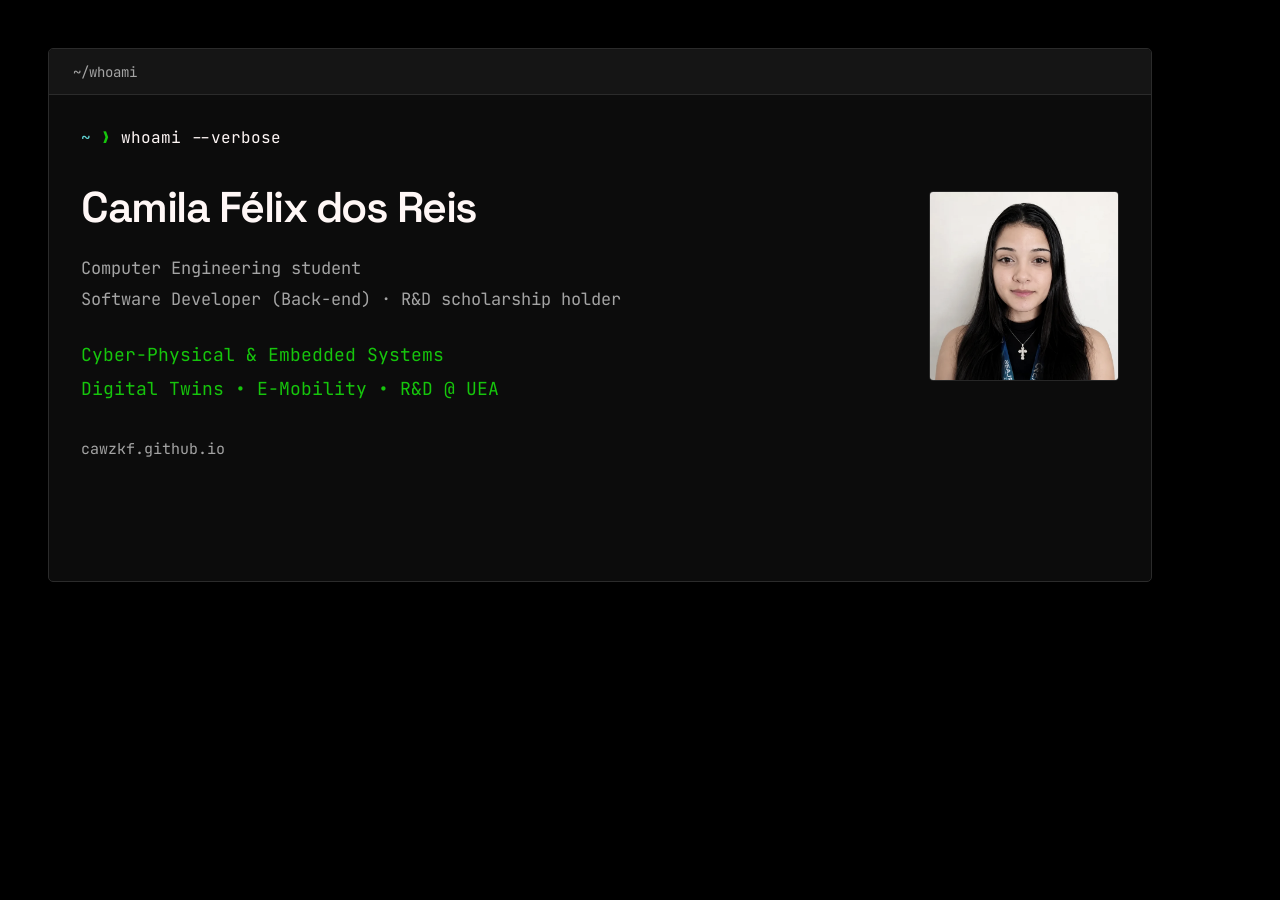
<file: scripts/og-card.html>
<!DOCTYPE html>
<html lang="en">
<head>
  <meta charset="UTF-8">
  <meta name="viewport" content="width=device-width, initial-scale=1">
  <link rel="icon" type="image/svg+xml" href="../favicon.svg">
  <title>Camila Félix dos Reis | Social preview</title>
  <link href="https://fonts.googleapis.com/css2?family=JetBrains+Mono:wght@400;500&amp;family=Space+Grotesk:wght@400;500;600&amp;display=swap" rel="stylesheet">
  <style>
    * { box-sizing: border-box; }
    body { margin: 0; width: 1200px; height: 630px; background: #000; color: #fff7f6; padding: 48px; font-family: "Space Grotesk", sans-serif; }
    .window { height: 534px; border: 1px solid #2b2b2b; border-radius: 5px; background: #0c0c0c; overflow: hidden; }
    .bar { height: 46px; border-bottom: 1px solid #2b2b2b; background: #151515; font: 400 14px "JetBrains Mono", monospace; color: #a4a4a4; display: flex; align-items: center; padding: 0 24px; }
    .body { position: relative; padding: 32px; }
    .prompt { font: 400 16px "JetBrains Mono", monospace; margin: 0 0 32px; }
    .green { color: #16c60c; }
    .cyan { color: #61d6d6; }
    h1 { font-size: 43px; font-weight: 600; letter-spacing: -1.5px; margin: 0 0 18px; }
    .role { color: #a4a4a4; font: 400 17px/1.8 "JetBrains Mono", monospace; margin: 0 0 24px; max-width: 720px; }
    .fields { font: 400 18px/1.9 "JetBrains Mono", monospace; color: #16c60c; margin: 0; }
    .url { font: 400 15px "JetBrains Mono", monospace; color: #a4a4a4; margin: 32px 0 0; }
    img { position: absolute; width: 190px; height: 190px; top: 96px; right: 32px; object-fit: cover; object-position: center top; filter: grayscale(.35) contrast(1.05); border: 1px solid #2b2b2b; border-radius: 4px; }
  </style>
</head>
<body>
  <main class="window">
    <div class="bar" aria-hidden="true">~/whoami</div>
    <div class="body">
      <p class="prompt"><span class="cyan">~</span> <span class="green">❯</span> whoami --verbose</p>
      <h1>Camila Félix dos Reis</h1>
      <p class="role">Computer Engineering student<br>Software Developer (Back-end) · R&amp;D scholarship holder</p>
      <p class="fields">Cyber-Physical &amp; Embedded Systems<br>Digital Twins • E-Mobility • R&amp;D @ UEA</p>
      <p class="url">cawzkf.github.io</p>
      <img src="../camila.webp" alt="Camila Félix dos Reis" width="190" height="190">
    </div>
  </main>
</body>
</html>
</file>
<file: styles.css>
:root {
  color-scheme: dark;
  --bg: #000000;
  --surface: #0c0c0c;
  --bar: #151515;
  --text: #fff7f6;
  --muted: #8a8a8a;
  --line: #242424;
  --accent: #16c60c;
  --accent-dim: #13a10e;
  --accent-line: #16c60c4d;
  --accent-hover: #54dc49;
  --accent-soft: #10250d;
  --glow: 0 0 8px rgba(22, 198, 12, .45);
  --grid-line: rgba(22, 198, 12, .08);
  --cyan: #61d6d6;
  --amber: #f9f1a5;
  --purple: #d18cff;
  --header: #000000;
  --font: "Space Grotesk", "Noto Sans SC", "Noto Sans CJK SC", "PingFang SC", "Microsoft YaHei", system-ui, sans-serif;
  --mono: "JetBrains Mono", "Cascadia Code", "Noto Sans SC", "Microsoft YaHei", ui-monospace, monospace;
  --content: 1080px;
  --gutter: clamp(1.25rem, 4vw, 2.5rem);
}
:root[data-theme="light"] {
  color-scheme: light;
  --bg: #fafbf9;
  --surface: #ffffff;
  --bar: #eff2ec;
  --text: #182016;
  --muted: #52604e;
  --line: #ccd4c9;
  --accent: #176b12;
  --accent-dim: #2a6a24;
  --accent-line: #176b1240;
  --accent-hover: #10500c;
  --accent-soft: #e5efdf;
  --glow: none;
  --grid-line: rgba(23, 107, 18, .06);
  --cyan: #08676c;
  --amber: #715614;
  --purple: #723e92;
  --header: #fafbf9;
}
* { box-sizing: border-box; }
html { scroll-behavior: smooth; scroll-padding-top: 6rem; }
body { margin: 0; overflow-x: clip; background: var(--bg); color: var(--text); font: 400 1.0625rem/1.7 var(--font); -webkit-font-smoothing: antialiased; }
[hidden] { display: none !important; }
a { color: var(--accent); text-decoration-thickness: 1px; text-underline-offset: .25em; }
a:hover { color: var(--accent-hover); text-shadow: var(--glow); }
button, select { font: inherit; color: inherit; }
button, summary, select { cursor: pointer; }
button, select, a { touch-action: manipulation; -webkit-tap-highlight-color: transparent; }
button { border: 0; }
:focus-visible { outline: 2px solid var(--accent); outline-offset: 4px; }
::selection { color: var(--text); background: var(--accent-soft); }
h1, h2, h3, h4, p, figure { margin: 0; }
h1, h2, h3, h4 { font-weight: 600; line-height: 1.35; overflow-wrap: anywhere; }
h2 { font: 500 clamp(1.25rem, 2.5vw, 1.6rem)/1.5 var(--mono); letter-spacing: -.035em; max-width: 50ch; }
h2::before { content: "# "; color: var(--accent); }
h3 { font-size: 1.2rem; letter-spacing: -.015em; }
h4 { font: 500 .875rem/1.5 var(--mono); }
img, svg { display: block; max-width: 100%; }
section, #aas { scroll-margin-top: 6rem; }
.sr-only { position: absolute; width: 1px; height: 1px; padding: 0; margin: -1px; overflow: hidden; clip-path: inset(50%); white-space: nowrap; border: 0; }
.skip-link { position: fixed; top: 1rem; left: 1rem; padding: .75rem 1.25rem; color: var(--text); background: var(--bg); border: 1px solid var(--accent); z-index: 200; transform: translateY(-200%); }
.skip-link:focus { transform: none; }
.eyebrow { font: 400 .875rem/1.6 var(--mono); color: var(--accent); margin-bottom: .65rem; }
.nowrap { white-space: nowrap; }
.site-header { position: sticky; top: 0; z-index: 100; background: var(--header); border-bottom: 1px solid var(--line); }
.header-inner { max-width: 1440px; padding: .65rem var(--gutter); min-height: 72px; margin: auto; display: flex; align-items: center; gap: 1.4rem; }
.brand { display: inline-flex; align-items: center; gap: 0; text-decoration: none; font: 500 .9375rem/1.5 var(--mono); white-space: nowrap; color: var(--text); }
.brand:hover { color: var(--text); }
.prompt-user { color: var(--accent); }
.prompt-path { color: var(--cyan); }
.prompt-sign { color: var(--accent); }
.brand .prompt-sign { margin-left: .3rem; }
.nav { display: flex; align-items: center; gap: 1.1rem; margin-left: auto; }
.nav a { display: inline-flex; align-items: center; min-height: 44px; font: 400 .875rem/1.5 var(--mono); text-decoration: none; color: var(--muted); position: relative; white-space: nowrap; }
.nav a:hover, .nav a[aria-current="location"] { color: var(--accent); text-shadow: var(--glow); }
.nav a[aria-current="location"]::after { content: ""; position: absolute; bottom: 2px; left: 0; width: 1.2rem; height: 1px; background: var(--accent); }
.header-tools { display: flex; align-items: center; gap: .3rem; }
.icon-button { width: 44px; min-height: 44px; display: grid; place-items: center; background: transparent; color: var(--muted); border: 1px solid transparent; border-radius: 3px; flex-shrink: 0; }
.icon-button:hover { border-color: var(--accent-line); color: var(--accent); }
.theme-symbol, .menu-symbol { font: 400 1.5rem/1 var(--mono); }
.menu-toggle { display: none; }
.language-control select { min-height: 44px; padding: .35rem 1.6rem .35rem .65rem; font: 500 .875rem/1.5 var(--mono); border: 1px solid var(--accent-line); border-radius: 3px; color: var(--accent); background-color: var(--bg); appearance: none; background-image: url("data:image/svg+xml,%3Csvg xmlns='http://www.w3.org/2000/svg' width='12' height='8'%3E%3Cpath d='m2 2 4 4 4-4' fill='none' stroke='%23858585' stroke-width='1.5'/%3E%3C/svg%3E"); background-repeat: no-repeat; background-position: right .5rem center; }
.hero { position: relative; isolation: isolate; max-width: calc(var(--content) + 2 * var(--gutter)); margin: auto; padding: 3rem var(--gutter) 0; }
.hero::before { content: ""; position: absolute; inset: 0 calc(50% - 50vw) -3rem; z-index: -1; pointer-events: none; background-image: linear-gradient(var(--grid-line) 1px, transparent 1px), linear-gradient(90deg, var(--grid-line) 1px, transparent 1px); background-size: 38px 38px; mask-image: radial-gradient(ellipse 70% 60% at 50% 40%, #000 30%, transparent 75%); }
.terminal-window { background: var(--surface); border: 1px solid var(--accent-line); border-radius: 5px; min-width: 0; }
.terminal-bar { min-height: 42px; display: flex; align-items: stretch; font: 400 .8125rem/1.5 var(--mono); background: var(--bar); border-bottom: 1px solid var(--line); border-radius: 4px 4px 0 0; }
.terminal-tab { display: flex; align-items: center; padding: .6rem 1rem; border-right: 1px solid var(--line); border-top: 2px solid var(--accent); background: var(--surface); overflow-wrap: anywhere; color: var(--muted); }
.terminal-encoding { margin-left: auto; align-self: center; padding: .5rem 1rem; color: var(--accent-dim); font-size: .75rem; flex-shrink: 0; }
.hero-window-body { display: grid; grid-template-columns: minmax(0, 1fr) 190px; gap: 2rem; padding: 2rem; }
.terminal-command { font: 400 .875rem/1.8 var(--mono); color: var(--text); overflow-wrap: anywhere; }
.terminal-cursor { display: inline-block; width: 7px; height: 1em; vertical-align: -.1em; background: var(--accent); margin-left: .5rem; box-shadow: var(--glow); animation: blink 1s step-end infinite; }
@keyframes blink { 50% { opacity: 0; } }
.hero-content > .terminal-command { display: flex; align-items: center; flex-wrap: wrap; gap: .5rem 1rem; margin-bottom: 1.65rem; }
.terminal-prompt { white-space: nowrap; }
.terminal-clock { margin-left: auto; color: var(--cyan); font-size: .75rem; font-variant-numeric: tabular-nums; }
.hero-role { color: var(--muted); font: 400 .9375rem/1.7 var(--mono); margin-bottom: .8rem; }
.hero h1 { font: 600 clamp(1.85rem, 4vw, 2.75rem)/1.15 var(--font); letter-spacing: -.035em; margin-bottom: .9rem; }
.hero-headline { font: 400 .9375rem/1.9 var(--mono); color: var(--accent); }
.hero-intro { font-size: 1rem; color: var(--muted); margin-top: 1.25rem; max-width: 65ch; }
.hero-actions { display: flex; flex-wrap: wrap; gap: .75rem; margin-top: 1.6rem; }
.button { display: inline-flex; align-items: center; justify-content: center; min-height: 46px; padding: .65rem 1rem; border: 1px solid var(--line); border-radius: 3px; text-decoration: none; font: 500 .875rem/1.5 var(--mono); transition: border-color .15s, color .15s, background .15s; }
.button:hover { border-color: var(--accent); }
.button-secondary:hover { color: var(--accent); text-shadow: var(--glow); }
.button-primary, .button-contact { background: var(--accent); color: #041303; border-color: var(--accent); }
.button-primary:hover, .button-contact:hover { background: var(--accent-hover); color: #041303; }
[data-theme="light"] .button-primary, [data-theme="light"] .button-contact { color: #fff; }
[data-theme="light"] .button-primary:hover, [data-theme="light"] .button-contact:hover { color: #fff; }
.button-secondary { color: var(--text); background: transparent; }
.hero-socials { display: flex; flex-wrap: wrap; align-items: center; gap: .15rem 1.3rem; margin-top: 1rem; font: 400 .8125rem/1.7 var(--mono); color: var(--muted); }
.hero-socials a { display: inline-flex; align-items: center; min-height: 44px; }
.hero-portrait { align-self: start; margin-top: 3.25rem; min-width: 0; }
.portrait-frame img { width: 100%; height: auto; aspect-ratio: 1; object-fit: cover; object-position: center top; border: 1px solid var(--accent-line); border-radius: 4px; }
.section { max-width: calc(var(--content) + 2 * var(--gutter)); margin: auto; padding: 3.5rem var(--gutter); }
.section-heading { margin-bottom: 2rem; }
.section-intro { max-width: 73ch; color: var(--muted); font-size: 1rem; margin-top: 1rem; }
.section-layout { display: grid; grid-template-columns: .85fr 1.15fr; gap: 3rem; }
.section-layout .section-heading { margin-bottom: 0; }
.prose p { color: var(--muted); }
.prose p + p { margin-top: 1.1rem; }
.asset-profile { margin-top: 2.5rem; }
.aas-profile-heading { padding: 1.6rem 1.75rem 0; }
.aas-profile-heading h3 { font: 500 1rem/1.6 var(--mono); }
.aas-profile-heading > p { font-size: .875rem; color: var(--muted); margin-top: .4rem; }
.aas-command { margin: 1.25rem 1.75rem 1rem; font-size: .8125rem; }
.aas-root { display: flex; flex-wrap: wrap; gap: .6rem; padding: 0 1.75rem .8rem; font: 400 .9375rem/1.7 var(--mono); overflow-wrap: anywhere; }
.aas-keyword { color: var(--purple); font-weight: 500; }
.aas-asset { color: var(--cyan); }
.asset-submodels { padding: 0 1.75rem 1.75rem; }
.aas-node { border-left: 1px solid var(--line); margin-left: .35rem; padding-left: 1rem; position: relative; }
.aas-node::before { content: ""; position: absolute; width: .75rem; height: 1px; background: var(--line); left: 0; top: 25px; }
summary { min-height: 48px; display: flex; align-items: center; gap: .75rem; list-style: none; font: 400 .875rem/1.6 var(--mono); color: var(--text); }
summary::-webkit-details-marker { display: none; }
.aas-node > summary { flex-wrap: wrap; gap: .15rem .65rem; padding: .75rem 0 .75rem 1.25rem; position: relative; }
.aas-node > summary::before { content: "▸"; position: absolute; left: 0; top: .85rem; color: var(--accent); font-size: .8125rem; }
.aas-node[open] > summary::before { transform: rotate(90deg); }
.aas-type { color: var(--muted); font-size: .8125rem; }
.aas-node code { font: inherit; color: var(--cyan); }
.aas-label { color: var(--accent-dim); font-size: .8125rem; margin-left: auto; }
.aas-children { margin: 0 0 .7rem .5rem; padding: .5rem 1.15rem; border-left: 1px solid var(--line); font: 400 .875rem/1.8 var(--mono); }
.aas-children > p { color: var(--amber); }
.aas-children > p + p { margin-top: .6rem; }
.aas-children dl { display: grid; grid-template-columns: minmax(0, 1fr) minmax(0, 1.7fr); gap: .6rem 1.5rem; margin: 0; }
.aas-children dt { color: var(--cyan); overflow-wrap: anywhere; }
.aas-children dd { color: var(--amber); margin: 0; overflow-wrap: anywhere; }
.aas-children ul { padding: 0; margin: 0; list-style: none; }
.aas-children a { display: inline-flex; align-items: center; min-height: 44px; }
.experience-list { border-top: 1px solid var(--line); }
.experience-item { display: grid; grid-template-columns: .75fr 1.5fr; gap: 3rem; padding: 2rem 0; border-bottom: 1px solid var(--line); }
.date { font: 400 .8125rem/1.7 var(--mono); color: var(--accent-dim); }
.experience-meta h3 { font-size: 1.0625rem; margin-top: .6rem; }
.experience-meta .affiliation { font: 400 .8125rem/1.7 var(--mono); color: var(--muted); margin-top: .5rem; }
.experience-body .role { font: 400 .9375rem/1.7 var(--mono); color: var(--cyan); margin-bottom: .8rem; }
.experience-body > p { color: var(--muted); font-size: 1rem; }
.tech-list { font: 400 .8125rem/1.8 var(--mono); color: var(--muted); margin-top: 1rem; }
.research-band, .expertise-band, .contact-section { border-block: 1px solid var(--line); }
.research-grid { border-top: 1px solid var(--line); }
.research-entry { display: grid; grid-template-columns: .75fr 1.5fr; gap: 3rem; padding: 1.75rem 0; border-bottom: 1px solid var(--line); }
.research-entry h3 { font-size: 1.125rem; }
.research-label { font: 400 .8125rem/1.6 var(--mono); color: var(--accent); margin-bottom: .5rem; }
.research-description p { color: var(--muted); font-size: 1rem; }
.research-records { display: grid; grid-template-columns: 1.5fr .75fr; align-items: start; gap: 3rem; padding-top: 1.75rem; }
.research-records h3 { font: 500 .9375rem/1.7 var(--mono); }
.research-records p { color: var(--muted); font-size: .9375rem; margin-top: .6rem; }
.text-link { display: inline-flex; align-items: center; min-height: 44px; font: 400 .875rem/1.6 var(--mono); }
.research-records a { justify-self: start; }
.project-list { border-top: 1px solid var(--line); }
.project { display: grid; grid-template-columns: .9fr 1.35fr; gap: 3rem; padding: 2rem 0; border-bottom: 1px solid var(--line); min-width: 0; }
.project-heading { margin-bottom: .7rem; }
.project-heading .eyebrow { font-size: .8125rem; margin-bottom: .25rem; }
.project-status { display: inline-block; font: 400 .6875rem/1.6 var(--mono); padding: .15rem .5rem; border-radius: 4px; text-transform: uppercase; letter-spacing: .04em; color: var(--amber); border: 1px solid color-mix(in srgb, var(--amber) 27%, transparent); background: color-mix(in srgb, var(--amber) 5%, transparent); }
.project-status[data-i18n="ui.completed"] { color: var(--accent); border-color: var(--accent-line); background: color-mix(in srgb, var(--accent) 5%, transparent); }
.project h3 { font-size: 1.3rem; }
.project .tech-list { margin-top: .8rem; font-size: .75rem; }
.project-link { margin-top: .6rem; font-size: .8125rem; }
.project-summary { font-size: 1rem; color: var(--muted); }
.contribution { padding-left: 1rem; margin-top: 1.25rem; border-left: 1px solid var(--accent-line); }
.contribution h4 { color: var(--text); margin-bottom: .4rem; }
.contribution p { color: var(--muted); font-size: .9375rem; }
.project-details { margin-top: 1rem; }
.project-details summary { color: var(--accent); font-size: .8125rem; gap: .6rem; }
.project-details summary::before { content: "+"; color: var(--accent); width: 1rem; flex-shrink: 0; }
.project-details[open] summary::before { content: "−"; }
.project-details p { color: var(--muted); font-size: .9375rem; padding: .4rem 0 .5rem; }
.expertise-group { margin-top: 1.75rem; }
.expertise-group > h3 { font: 500 1rem/1.7 var(--mono); color: var(--accent); margin-bottom: 1rem; }
.expertise-group > p { color: var(--muted); font-size: .9375rem; margin-bottom: 1.25rem; max-width: 72ch; }
.expertise-grid { display: grid; grid-template-columns: repeat(2, minmax(0, 1fr)); gap: 0 3rem; }
.expertise-item { border-top: 1px solid var(--line); padding: 1.5rem 0; }
.expertise-item h4 { font: 400 .9375rem/1.7 var(--mono); color: var(--cyan); }
.expertise-item p { color: var(--muted); font-size: .9375rem; margin-top: .6rem; }
.education-grid { display: grid; grid-template-columns: 1fr 1fr; gap: 3rem; }
.education-primary p { color: var(--muted); margin-top: .6rem; font-size: 1rem; }
.education-primary .date { font-size: .8125rem; }
.achievement { border-top: 1px solid var(--line); margin-top: 1.5rem; padding-top: 1.5rem; }
.achievement h3 { font-size: 1.0625rem; }
.certificate-list { list-style: none; padding: 0; margin: .75rem 0 0; }
.certificate-list li { display: flex; flex-direction: column; padding: .65rem 0; border-bottom: 1px solid var(--line); font-size: .9375rem; gap: .2rem; }
.cert-meta { color: var(--accent-dim); font: 400 .75rem/1.7 var(--mono); }
.language-note { margin-top: 2rem; border-top: 1px solid var(--line); padding-top: 1.5rem; display: grid; grid-template-columns: .75fr 1.5fr; gap: 3rem; }
.language-note h3 { font: 400 .9375rem/1.7 var(--mono); }
.language-note p { color: var(--muted); font-size: .9375rem; }
.language-note .small { font-size: .8125rem; margin-top: .5rem; }
.contact-section .section { display: grid; grid-template-columns: 1.2fr 1fr; gap: 3rem; align-items: start; }
.contact-section h2 + p { color: var(--muted); font-size: 1rem; margin-top: 1rem; }
.contact-actions { justify-self: start; width: 100%; }
.email-link { display: inline-flex; align-items: center; min-height: 48px; font: 400 .9375rem/1.7 var(--mono); overflow-wrap: anywhere; max-width: 100%; }
.contact-links { display: flex; flex-wrap: wrap; gap: .2rem 1.25rem; margin-top: 1rem; }
.contact-links a { display: inline-flex; align-items: center; min-height: 44px; font: 400 .8125rem/1.7 var(--mono); }
.footer { max-width: calc(var(--content) + 2 * var(--gutter)); padding: 1.25rem var(--gutter); margin: auto; display: flex; flex-wrap: wrap; align-items: center; gap: .8rem; font: 400 .8125rem/1.7 var(--mono); color: var(--muted); }
.foot-sep { color: var(--accent); }
.footer a { display: inline-flex; align-items: center; min-height: 44px; margin-left: auto; }
@media (max-width: 1280px) {
  .header-inner { flex-wrap: wrap; gap: .5rem 1rem; }
  .header-tools { margin-left: auto; }
  .nav { flex-basis: 100%; flex-wrap: wrap; order: 3; margin-left: 0; }
  .js .menu-toggle:not([hidden]) { display: grid; }
  .js .nav { display: none; }
  .js .nav[data-open="true"] { display: grid; grid-template-columns: repeat(4, 1fr); padding-block: .75rem; gap: .4rem 1rem; max-height: calc(100dvh - 100px); overflow-y: auto; }
  .nav a { min-height: 48px; }
}
@media (max-width: 760px) {
  .hero { padding-top: 1.5rem; }
  .hero-window-body { grid-template-columns: 1fr; padding: 1.5rem; gap: 1.5rem; }
  .hero-portrait { width: 110px; margin-top: 0; }
  .hero-content > .terminal-command { margin-bottom: 1.25rem; }
  .hero h1 { font-size: clamp(1.85rem, 6vw, 2.6rem); }
  .hero-headline { font-size: .875rem; }
  .hero-socials > span { flex-basis: 100%; }
  .section { padding-block: 2.75rem; }
  .section-layout, .experience-item, .research-entry, .project, .education-grid, .language-note, .contact-section .section { grid-template-columns: 1fr; gap: 1.25rem; }
  .section-layout { gap: 1.5rem; }
  .experience-meta { display: flex; flex-wrap: wrap; align-items: baseline; justify-content: space-between; gap: .3rem 1rem; }
  .experience-meta h3 { margin-top: 0; }
  .experience-meta .affiliation { flex-basis: 100%; order: 3; margin-top: 0; }
  .experience-meta .date { order: 2; }
  .research-records { grid-template-columns: 1fr; gap: 1rem; }
  .expertise-grid { grid-template-columns: 1fr; }
  .project-summary { margin-top: 0; }
  .project { padding-block: 1.75rem; gap: .8rem; }
  .project-link { margin-top: .4rem; }
  .aas-profile-heading { padding: 1.25rem 1.25rem 0; }
  .aas-command { margin-inline: 1.25rem; }
  .aas-root { padding-inline: 1.25rem; }
  .asset-submodels { padding: 0 1.25rem 1.25rem; }
  .aas-label { flex-basis: 100%; margin-left: 0; }
  .aas-children { padding-inline: .75rem; }
  .aas-children dl { grid-template-columns: 1fr; gap: .2rem; }
  .aas-children dd { margin-bottom: .6rem; }
  .footer { align-items: start; }
}
@media (max-width: 420px) {
  .brand { font-size: .8125rem; }
  .header-inner { gap: .25rem; }
  .header-tools { gap: 0; }
  .icon-button { width: 40px; }
  .language-control select { font-size: .8125rem; padding-left: .5rem; padding-right: 1.4rem; }
  .js .nav[data-open="true"] { grid-template-columns: repeat(2, 1fr); }
  .hero-window-body { padding: 1.25rem; }
  .hero-actions { gap: .6rem; }
  .hero-actions .button { flex: 1 1 100%; }
  .hero-portrait { width: 100px; }
  .terminal-encoding { padding-inline: .65rem; }
  .aas-command { font-size: .75rem; }
  .aas-root { font-size: .8125rem; }
  .aas-type { font-size: .75rem; }
  .aas-node code { font-size: .8125rem; }
  .aas-node > summary { gap: .15rem .4rem; }
  .footer { gap: .5rem .8rem; }
  .footer > a { flex-basis: 100%; margin-left: 0; }
}
@media (prefers-reduced-motion: reduce) {
  html { scroll-behavior: auto; }
  *, *::before, *::after { animation: none !important; transition: none !important; }
}
@media print {
  :root, :root[data-theme="dark"] { color-scheme: light; --bg: #fff; --surface: #fff; --bar: #fff; --text: #111; --muted: #444; --line: #ccc; --accent: #176b12; --accent-dim: #176b12; --accent-line: #ccc; --glow: none; --cyan: #08676c; --amber: #715614; --purple: #723e92; }
  .hero::before { display: none; }
  .site-header, .header-tools, .hero-portrait, .skip-link, .hero-actions, .footer > a { display: none; }
  .hero, .section { padding: 1rem 0; }
  .terminal-window { border: 0; }
  .terminal-bar, .terminal-command { display: none; }
  .hero-window-body { padding: 0; display: block; }
  .hero h1 { font-size: 2rem; }
  .experience-item, .research-entry, .project { break-inside: avoid; }
}
</file>
